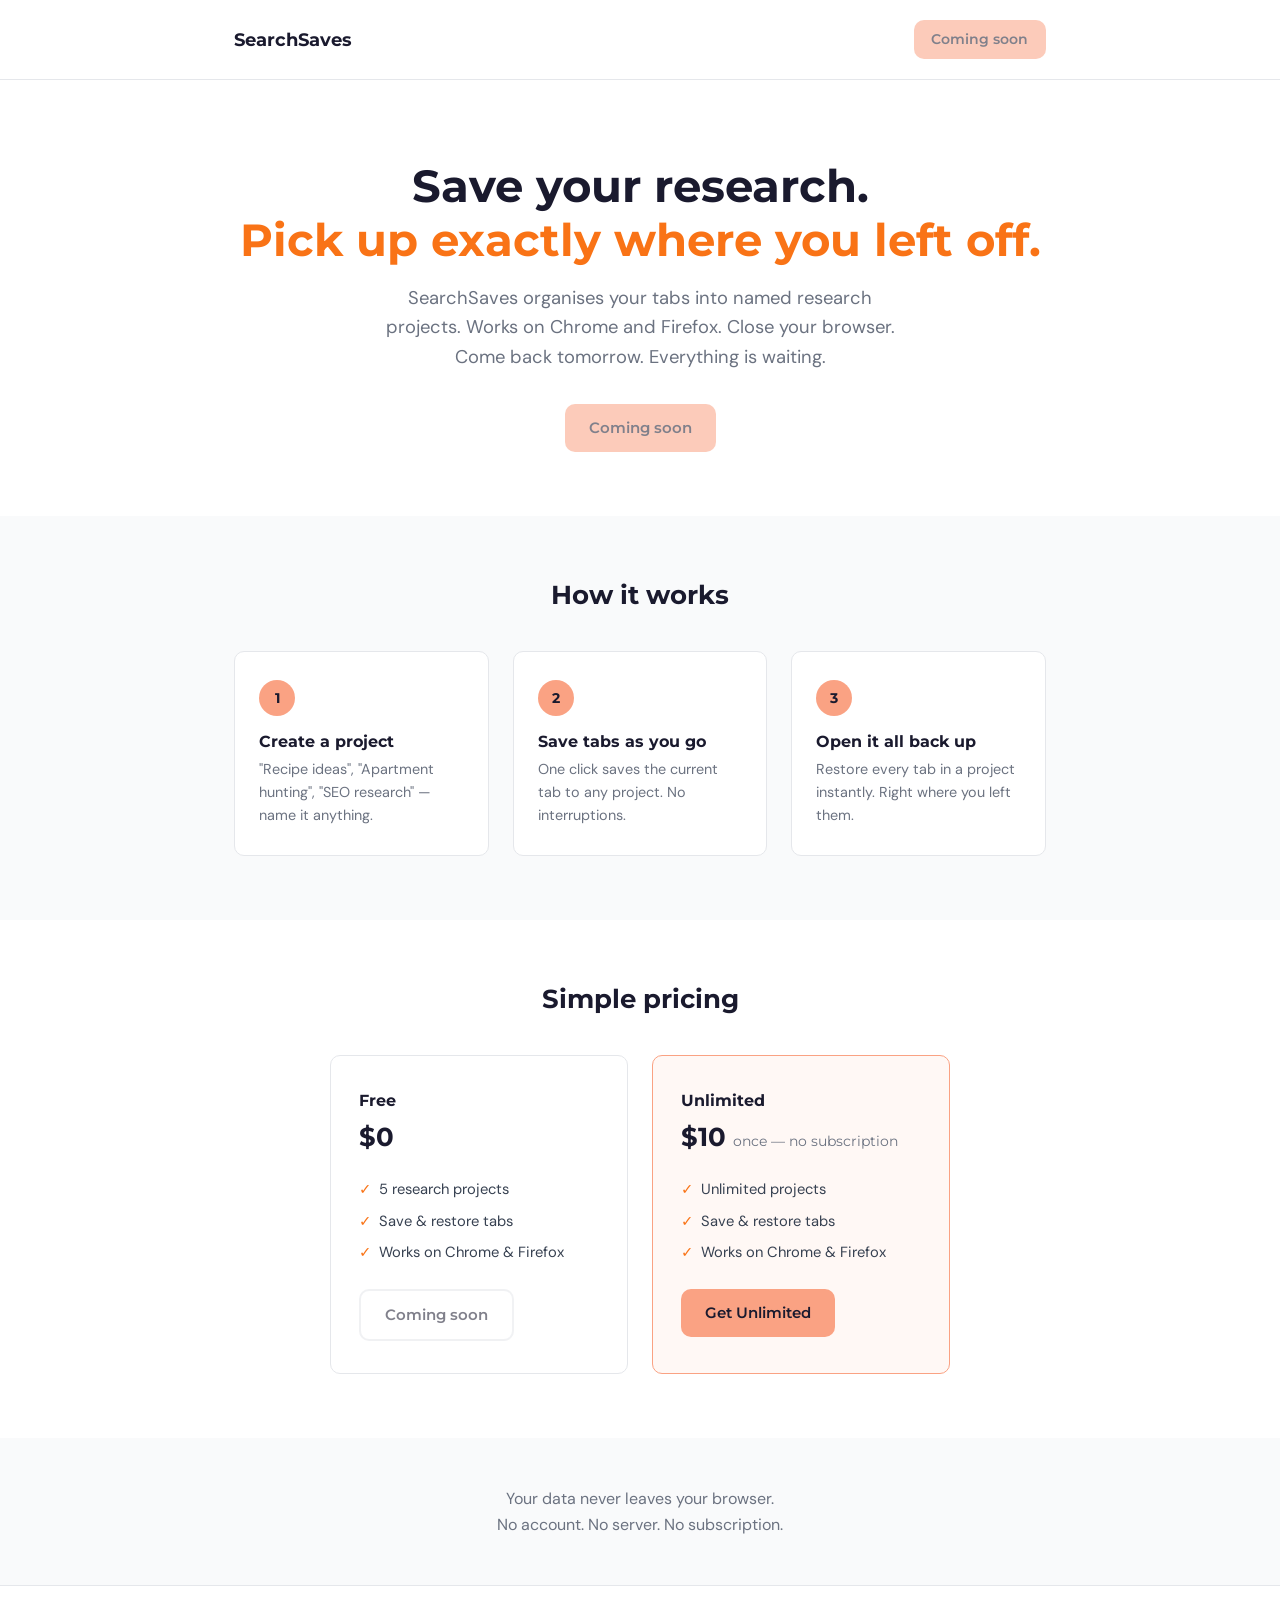
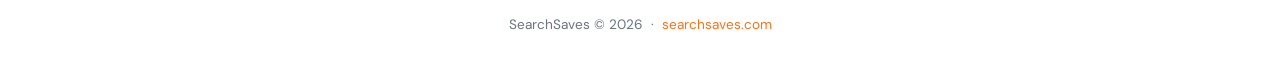
<file: index.html>
<!DOCTYPE html>
<html lang="en">
<head>
  <meta charset="UTF-8" />
  <meta name="viewport" content="width=device-width, initial-scale=1.0" />
  <title>SearchSaves — Save your research. Pick up exactly where you left off.</title>
  <meta name="description" content="SearchSaves organises your tabs into named research projects. Works on Chrome and Firefox. Close your browser. Come back tomorrow. Everything is waiting." />
  <link rel="preconnect" href="https://fonts.googleapis.com">
  <link rel="preconnect" href="https://fonts.gstatic.com" crossorigin>
  <link href="https://fonts.googleapis.com/css2?family=Montserrat:wght@600;700&family=DM+Sans:opsz,wght@9..40,400;9..40,500;9..40,600&display=swap" rel="stylesheet">
  <link rel="stylesheet" href="style.css" />
  <meta name="google-site-verification" content="igiMQo-z64qm4o_05qN0RWG0eAoLluv8q-zs04Doasc" />
</head>
<body>

  <!-- Nav -->
  <nav>
    <div class="container">
      <a href="/" class="nav-logo">SearchSaves</a>
      <span class="btn btn-primary btn-soon">Coming soon</span>
    </div>
  </nav>

  <!-- Hero -->
  <section class="hero">
    <div class="container">
      <h1>Save your research.<br><span>Pick up exactly where you left off.</span></h1>
      <p>SearchSaves organises your tabs into named research projects. Works on Chrome and Firefox. Close your browser. Come back tomorrow. Everything is waiting.</p>
      <span class="btn btn-primary btn-soon">Coming soon</span>
    </div>
  </section>

  <!-- How it works -->
  <section class="steps">
    <div class="container">
      <h2>How it works</h2>
      <div class="steps-grid">
        <div class="step-card">
          <div class="step-number">1</div>
          <h3>Create a project</h3>
          <p>"Recipe ideas", "Apartment hunting", "SEO research" — name it anything.</p>
        </div>
        <div class="step-card">
          <div class="step-number">2</div>
          <h3>Save tabs as you go</h3>
          <p>One click saves the current tab to any project. No interruptions.</p>
        </div>
        <div class="step-card">
          <div class="step-number">3</div>
          <h3>Open it all back up</h3>
          <p>Restore every tab in a project instantly. Right where you left them.</p>
        </div>
      </div>
    </div>
  </section>

  <!-- Pricing -->
  <section class="pricing">
    <div class="container">
      <h2>Simple pricing</h2>
      <div class="pricing-grid">
        <div class="plan-card">
          <div class="plan-name">Free</div>
          <div class="plan-price">$0</div>
          <ul>
            <li>5 research projects</li>
            <li>Save &amp; restore tabs</li>
            <li>Works on Chrome &amp; Firefox</li>
          </ul>
          <span class="btn btn-outline btn-soon">Coming soon</span>
        </div>
        <div class="plan-card featured">
          <div class="plan-name">Unlimited</div>
          <div class="plan-price">$10 <small>once — no subscription</small></div>
          <ul>
            <li>Unlimited projects</li>
            <li>Save &amp; restore tabs</li>
            <li>Works on Chrome &amp; Firefox</li>
          </ul>
          <a href="https://ashforgelab.lemonsqueezy.com/checkout/buy/a3f5ce95-eafd-454d-9b6d-d2c97ef97f78" class="btn btn-primary" target="_blank">Get Unlimited</a>
        </div>
      </div>
    </div>
  </section>

  <!-- Privacy -->
  <section class="privacy">
    <div class="container">
      <p>Your data never leaves your browser.<br>No account. No server. No subscription.</p>
    </div>
  </section>

  <!-- Footer -->
  <footer>
    <div class="container">
      <p>SearchSaves &copy; 2026 &nbsp;·&nbsp; <a href="https://searchsaves.com">searchsaves.com</a></p>
    </div>
  </footer>

</body>
</html>
</file>
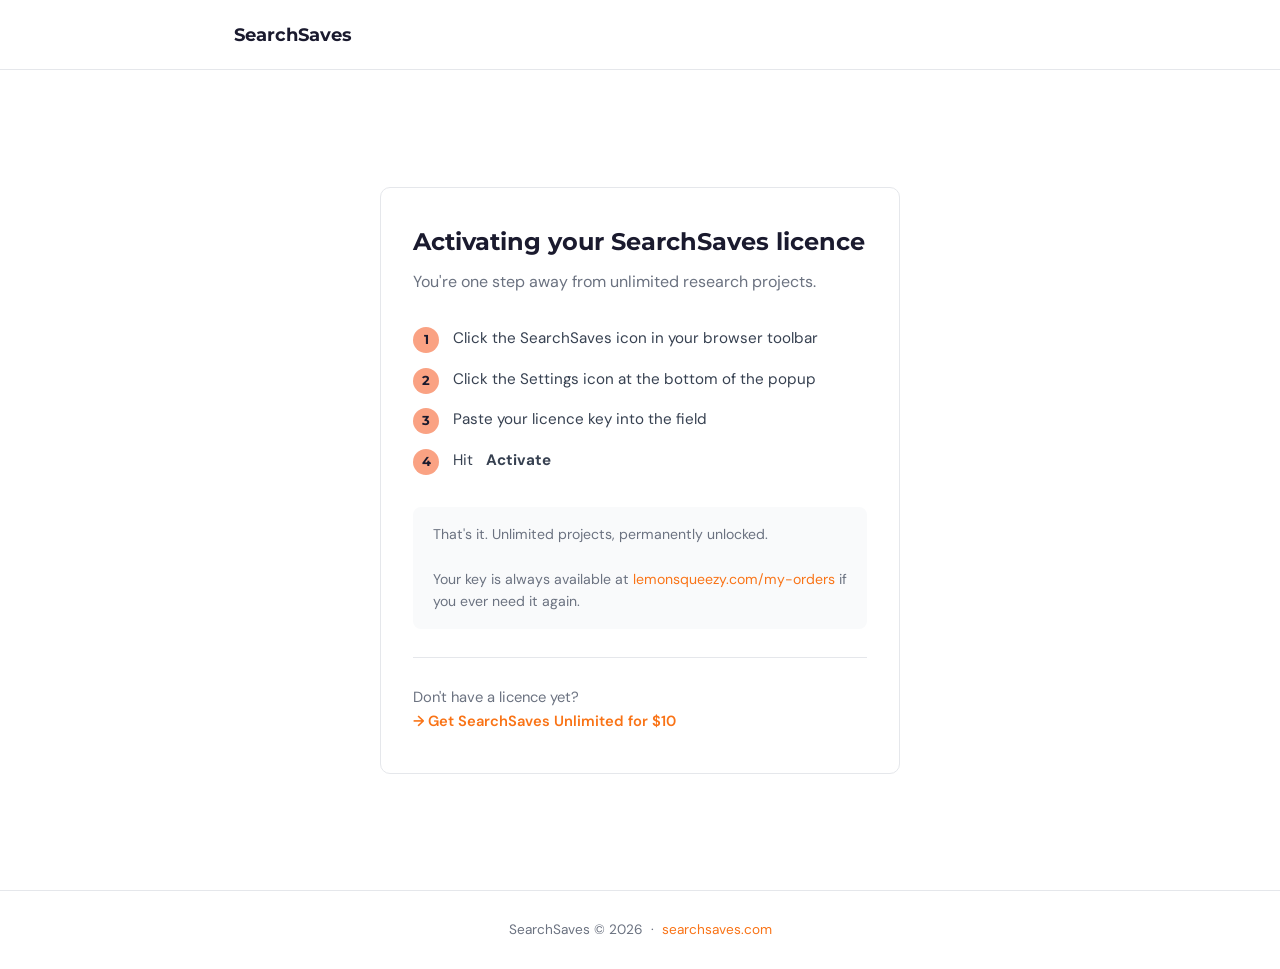
<file: activate.html>
<!DOCTYPE html>
<html lang="en">
<head>
  <meta charset="UTF-8" />
  <meta name="viewport" content="width=device-width, initial-scale=1.0" />
  <title>Activate your licence — SearchSaves</title>
  <meta name="description" content="Activate your SearchSaves Unlimited licence key." />
  <link rel="preconnect" href="https://fonts.googleapis.com">
  <link rel="preconnect" href="https://fonts.gstatic.com" crossorigin>
  <link href="https://fonts.googleapis.com/css2?family=Montserrat:wght@600;700&family=DM+Sans:opsz,wght@9..40,400;9..40,500;9..40,600&display=swap" rel="stylesheet">
  <link rel="stylesheet" href="style.css" />
</head>
<body>

  <!-- Nav -->
  <nav>
    <div class="container">
      <a href="/" class="nav-logo">SearchSaves</a>
    </div>
  </nav>

  <div class="activate-wrap">
    <div class="activate-card">
      <h1>Activating your SearchSaves licence</h1>
      <p class="subtitle">You're one step away from unlimited research projects.</p>

      <ol class="steps-list">
        <li>Click the SearchSaves icon in your browser toolbar</li>
        <li>Click the Settings icon at the bottom of the popup</li>
        <li>Paste your licence key into the field</li>
        <li>Hit <strong>Activate</strong></li>
      </ol>

      <div class="activate-note">
        That's it. Unlimited projects, permanently unlocked.<br><br>
        Your key is always available at <a href="https://lemonsqueezy.com/my-orders" target="_blank">lemonsqueezy.com/my-orders</a> if you ever need it again.
      </div>

      <hr class="activate-divider" />

      <p class="no-key">
        Don't have a licence yet?<br>
        <a href="https://ashforgelab.lemonsqueezy.com/checkout/buy/a3f5ce95-eafd-454d-9b6d-d2c97ef97f78" target="_blank">→ Get SearchSaves Unlimited for $10</a>
      </p>
    </div>
  </div>

  <!-- Footer -->
  <footer>
    <div class="container">
      <p>SearchSaves &copy; 2026 &nbsp;·&nbsp; <a href="https://searchsaves.com">searchsaves.com</a></p>
    </div>
  </footer>

</body>
</html>
</file>
<file: style.css>
/* ── SearchSaves shared styles ── */

*, *::before, *::after { box-sizing: border-box; margin: 0; padding: 0; }

:root {
  --coral:   #faa283;
  --orange:  #f97316;
  --dark:    #1a1a2e;
  --mid:     #374151;
  --muted:   #6b7280;
  --light:   #f9fafb;
  --white:   #ffffff;
  --border:  #e5e7eb;
  --radius:  10px;
  --font-body: 'DM Sans', system-ui, sans-serif;
  --font-head: 'Montserrat', system-ui, sans-serif;
}

html { scroll-behavior: smooth; }

body {
  font-family: var(--font-body);
  font-size: 1rem;
  color: var(--mid);
  background: var(--white);
  line-height: 1.6;
}

/* ── Typography ── */
h1, h2, h3 {
  font-family: var(--font-head);
  color: var(--dark);
  line-height: 1.2;
}

a { color: var(--orange); text-decoration: none; }
a:hover { text-decoration: underline; }

/* ── Layout ── */
.container {
  max-width: 860px;
  margin: 0 auto;
  padding: 0 1.5rem;
}

/* ── Nav ── */
nav {
  padding: 1.25rem 0;
  border-bottom: 1px solid var(--border);
}
nav .container {
  display: flex;
  align-items: center;
  justify-content: space-between;
  gap: 1rem;
}
nav .btn {
  white-space: nowrap;
  padding: 0.55rem 1.1rem;
  font-size: 0.85rem;
}
.nav-logo {
  font-family: var(--font-head);
  font-size: 1.15rem;
  font-weight: 700;
  color: var(--dark);
  text-decoration: none;
  display: flex;
  align-items: center;
  gap: 0.5rem;
}
.nav-logo img { width: 24px; height: 24px; }

/* ── Buttons ── */
.btn {
  display: inline-block;
  padding: 0.75rem 1.5rem;
  border-radius: var(--radius);
  font-family: var(--font-head);
  font-size: 0.95rem;
  font-weight: 600;
  cursor: pointer;
  border: none;
  transition: opacity 0.15s, transform 0.1s;
}
.btn:hover { opacity: 0.88; transform: translateY(-1px); text-decoration: none; }
.btn-soon { opacity: 0.55; cursor: default; }
.btn-soon:hover { opacity: 0.55; transform: none; }
.btn-primary { background: var(--coral); color: var(--dark); }
.btn-outline { background: transparent; color: var(--dark); border: 2px solid var(--border); }

/* ── Hero ── */
.hero {
  padding: 5rem 0 4rem;
  text-align: center;
}
.hero h1 {
  font-size: clamp(1.9rem, 5vw, 2.8rem);
  margin-bottom: 1rem;
}
.hero h1 span { color: var(--orange); }
.hero p {
  font-size: 1.15rem;
  color: var(--muted);
  max-width: 540px;
  margin: 0 auto 2rem;
}

/* ── How it works ── */
.steps {
  padding: 4rem 0;
  background: var(--light);
}
.steps h2 { text-align: center; margin-bottom: 2.5rem; font-size: 1.6rem; }
.steps-grid {
  display: grid;
  grid-template-columns: repeat(auto-fit, minmax(220px, 1fr));
  gap: 1.5rem;
}
.step-card {
  background: var(--white);
  border: 1px solid var(--border);
  border-radius: var(--radius);
  padding: 1.75rem 1.5rem;
}
.step-number {
  width: 36px; height: 36px;
  background: var(--coral);
  border-radius: 50%;
  display: flex; align-items: center; justify-content: center;
  font-family: var(--font-head);
  font-weight: 700;
  font-size: 0.9rem;
  color: var(--dark);
  margin-bottom: 1rem;
}
.step-card h3 { font-size: 1rem; margin-bottom: 0.4rem; }
.step-card p { font-size: 0.9rem; color: var(--muted); }

/* ── Pricing ── */
.pricing {
  padding: 4rem 0;
}
.pricing h2 { text-align: center; margin-bottom: 2.5rem; font-size: 1.6rem; }
.pricing-grid {
  display: grid;
  grid-template-columns: 1fr 1fr;
  gap: 1.5rem;
  max-width: 620px;
  margin: 0 auto;
}
.plan-card {
  border: 1px solid var(--border);
  border-radius: var(--radius);
  padding: 2rem 1.75rem;
}
.plan-card.featured {
  border-color: var(--coral);
  background: #fff8f5;
}
.plan-name {
  font-family: var(--font-head);
  font-weight: 700;
  font-size: 1rem;
  color: var(--dark);
  margin-bottom: 0.25rem;
}
.plan-price {
  font-size: 1.6rem;
  font-family: var(--font-head);
  font-weight: 700;
  color: var(--dark);
  margin-bottom: 0.2rem;
}
.plan-price small {
  font-size: 0.85rem;
  font-weight: 400;
  color: var(--muted);
}
.plan-card ul {
  list-style: none;
  margin: 1.25rem 0 1.5rem;
  display: flex;
  flex-direction: column;
  gap: 0.5rem;
}
.plan-card li { font-size: 0.92rem; display: flex; align-items: flex-start; gap: 0.5rem; }
.plan-card li::before { content: "✓"; color: var(--orange); font-weight: 700; flex-shrink: 0; }

/* ── Privacy ── */
.privacy {
  padding: 3rem 0;
  background: var(--light);
  text-align: center;
}
.privacy p {
  font-size: 1rem;
  color: var(--muted);
  max-width: 480px;
  margin: 0 auto;
}

/* ── Footer ── */
footer {
  padding: 1.75rem 0;
  border-top: 1px solid var(--border);
  text-align: center;
  font-size: 0.85rem;
  color: var(--muted);
}

/* ── Activate page ── */
.activate-wrap {
  min-height: calc(100vh - 80px);
  display: flex;
  align-items: center;
  justify-content: center;
  padding: 3rem 1.5rem;
}
.activate-card {
  background: var(--white);
  border: 1px solid var(--border);
  border-radius: var(--radius);
  padding: 2.5rem 2rem;
  max-width: 520px;
  width: 100%;
}
.activate-card h1 {
  font-size: 1.5rem;
  margin-bottom: 0.75rem;
}
.activate-card .subtitle {
  color: var(--muted);
  margin-bottom: 2rem;
}
.steps-list {
  list-style: none;
  counter-reset: steps;
  display: flex;
  flex-direction: column;
  gap: 0.85rem;
  margin-bottom: 2rem;
}
.steps-list li {
  counter-increment: steps;
  display: flex;
  gap: 0.85rem;
  align-items: flex-start;
  font-size: 0.95rem;
}
.steps-list li::before {
  content: counter(steps);
  width: 26px; height: 26px;
  border-radius: 50%;
  background: var(--coral);
  color: var(--dark);
  font-family: var(--font-head);
  font-weight: 700;
  font-size: 0.8rem;
  display: flex; align-items: center; justify-content: center;
  flex-shrink: 0;
  margin-top: 1px;
}
.activate-note {
  background: var(--light);
  border-radius: 8px;
  padding: 1rem 1.25rem;
  font-size: 0.88rem;
  color: var(--muted);
  margin-bottom: 1.5rem;
}
.activate-divider {
  border: none;
  border-top: 1px solid var(--border);
  margin: 1.75rem 0;
}
.no-key {
  font-size: 0.92rem;
  color: var(--muted);
}
.no-key a { font-weight: 600; }

/* ── Responsive ── */
@media (max-width: 540px) {
  .pricing-grid { grid-template-columns: 1fr; }
  .hero { padding: 3rem 0 2.5rem; }
  .activate-card { padding: 2rem 1.25rem; }
}
</file>
